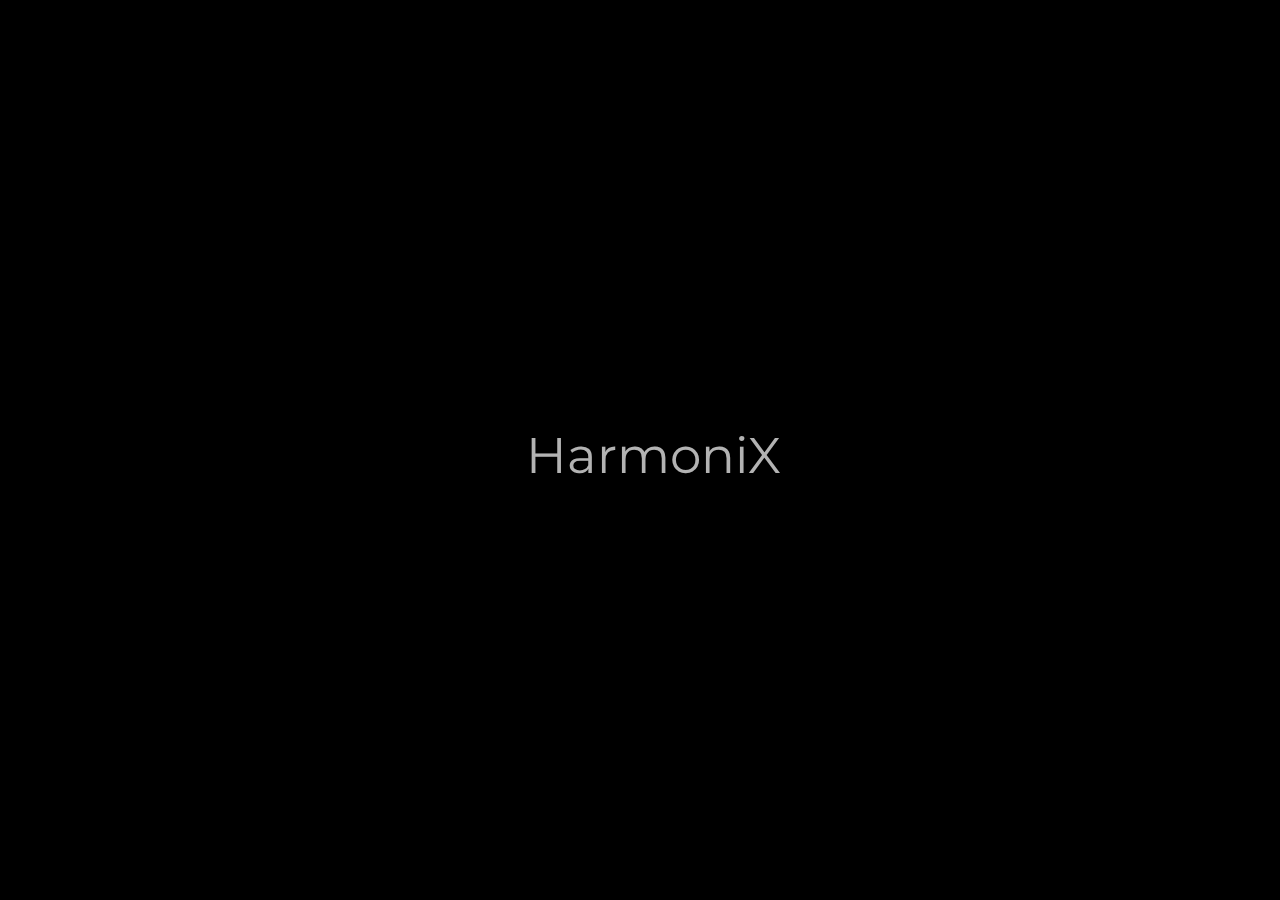
<file: index.html>
<!DOCTYPE html>
<html>
<head>
    <title>Center Icon</title>
    <link rel="stylesheet" href="https://cdnjs.cloudflare.com/ajax/libs/font-awesome/6.5.1/css/all.min.css" integrity="sha512-DTOQO9RWCH3ppGqcWaEA1BIZOC6xxalwEsw9c2QQeAIftl+Vegovlnee1c9QX4TctnWMn13TZye+giMm8e2LwA==" crossorigin="anonymous" referrerpolicy="no-referrer" />
    <link rel="preconnect" href="https://fonts.googleapis.com">
<link rel="preconnect" href="https://fonts.gstatic.com" crossorigin>
<link href="https://fonts.googleapis.com/css2?family=Montserrat:ital,wght@0,100..900;1,100..900&display=swap" rel="stylesheet">
    <link rel="stylesheet" href="project.css">
</head>
<body>
<div class="first-div">   
     <div >
          <i class="fab fa-napster home-icon"></i>
     </div>
     <div class="app-name"><a href="findex.html" style="text-decoration: none; font-size: 50px; margin-top: 5px;">HarmoniX</a> </div>
</div>
</body>
</html>
</file>
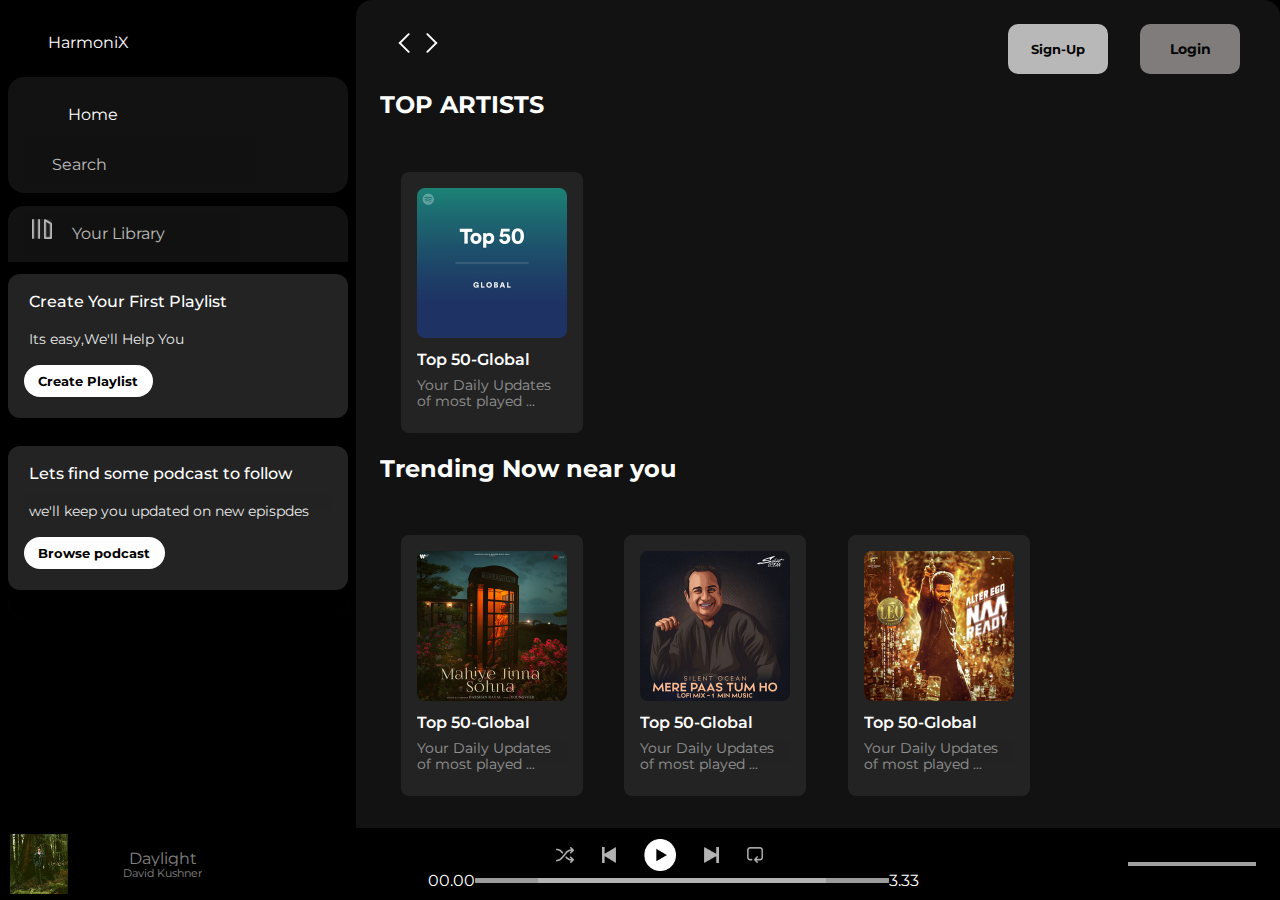
<file: findex.html>
<!DOCTYPE html>
<html lang="en">
<head>
    <meta charset="UTF-8">
    <meta name="viewport" content="width=device-width, initial-scale=1.0">
    <link rel="stylesheet" href="https://cdnjs.cloudflare.com/ajax/libs/font-awesome/6.5.1/css/all.min.css" integrity="sha512-DTOQO9RWCH3ppGqcWaEA1BIZOC6xxalwEsw9c2QQeAIftl+Vegovlnee1c9QX4TctnWMn13TZye+giMm8e2LwA==" crossorigin="anonymous" referrerpolicy="no-referrer" />
    <link rel="preconnect" href="https://fonts.googleapis.com">
<link rel="preconnect" href="https://fonts.gstatic.com" crossorigin>
<link href="https://fonts.googleapis.com/css2?family=Montserrat:ital,wght@0,100..900;1,100..900&display=swap" rel="stylesheet">
<link rel="stylesheet" href="project.css">
    <link rel="icon" href="./assets/logo.png">
    <title>HarmoniX - Keep On Vibin'</title>
</head>
<body>
    <div class="main">
        <div class="sidebar">
            <div class ="name">
                 <a href ="#">
                    <i class="fa-brands fa-napster" style="height:fit-content"></i>HarmoniX<a></div>
            <div class="nav">
                <div class="nav-option" style="opacity:1">
                            <i class="fa-solid fa-house"></i>
                            <a href="#" style>Home</a>
                        </div>
                <div class="nav-option">
                     <i class="fa-solid fa-magnifying-glass"></i>
                     <a href="#">Search</a>
               </div>
           </div>
          
         <div class="library">
               <div class="options">
                   <div class="library-options nav-option">
                   <img src="./assets/library_icon.png">
                   <a href="#">Your Library</a>
                    </div>
                    <div class="icons">
                        <i class="fa-solid fa-plus"></i>
                        <i class="fa-solid fa-arrow-right"></i>
                    </div>
              </div>
               <div class="library-box">
                <div class="box">
                    <p class="box-p1">Create Your First Playlist</p>
                    <p class="box-p2">Its easy,We'll Help You</p>
                    <button class="Badge">Create Playlist</button>
                </div>
                <div class="box">
                    <p class="box-p1">Lets find some podcast to follow</p>
                    <p class="box-p2">we'll keep you updated on new epispdes</p>
                    <button class="Badge">Browse podcast</button>
                </div>
        
               </div>
               </div>
           
       </div>
        <div class="main-content">
            <div class="sticky-nav">
                <div class="sticky-nav-icons"> 
                    <img src="./assets/backward_icon.png" style="appearance: none;" class="img">
                    <img src="./assets/forward_icon.png "class="hide img" style="appearance: none;">
                </div>
                <div class="sticky-nav-options">
                   <a href="sign-up.html" style="background-color: #121212;" ><button class="Badge nav-item  hide page1">Sign-Up</button></a>
                   <a href="login.html"style="background-color: #121212;"> <button class="Badge nav-item  dark-badge page1" style ="background-color:rgb(177, 170, 170); color:black;">Login</button></a>
  
                </div>
            </div>
                <h2>TOP ARTISTS</h2>
                <div class="card-container">
                    <div class="card">
                        <img src="./assets/card1img.jpeg" class="card-img">
                        <p class="card-title">Top 50-Global</p>
                        <p class="card-info">Your Daily Updates of most played ...</p>
                    </div>
                </div>
                <h2>Trending Now near you</h2>
                <div class="card-container">
                    <div class="card">
                        <img src="./assets/card2img.jpeg" class="card-img">
                        <p class="card-title">Top 50-Global</p>
                        <p class="card-info">Your Daily Updates of most played ...</p>
                    </div>
                    <div class="card">
                        <img src="./assets/card3img.jpeg" class="card-img">
                        <p class="card-title">Top 50-Global</p>
                        <p class="card-info">Your Daily Updates of most played ...</p>
                </div>
                    <div class="card">
                        <img src="./assets/card4img.jpeg" class="card-img">
                        <p class="card-title">Top 50-Global</p>
                        <p class="card-info">Your Daily Updates of most played ...</p>
                </div>
                <div class="card">
                    <img src="./assets/card1img.jpeg" class="card-img">
                    <p class="card-title">Top 50-Global</p>
                    <p class="card-info">Your Daily Updates of most played ...</p>
            </div>
            <div class="card">
                <img src="./assets/card2img.jpeg" class="card-img">
                <p class="card-title">Top 50-Global</p>
                <p class="card-info">Your Daily Updates of most played ...</p>
        </div>
        <div class="card">
            <img src="./assets/card3img.jpeg" class="card-img">
            <p class="card-title">Top 50-Global</p>
            <p class="card-info">Your Daily Updates of most played ...</p>
    </div>
                </div>
            
                <h2>Featured Charts</h2>
                <div class="card-container">
                    <div class="card">
                        <img src="./assets/card5img.jpeg" class="card-img">
                        <p class="card-title">Top 50-Global</p>
                        <p class="card-info">Your Daily Updates of most played ...</p>
                    </div>
                    <div class="card">
                        <img src="./assets/card6img.jpeg" class="card-img">
                        <p class="card-title">Top 50-Global</p>
                        <p class="card-info">Your Daily Updates of most played ...</p>
                </div>
                    <div class="card">
                        <img src="./assets/card1img.jpeg" class="card-img">
                        <p class="card-title">Top 50-Global</p>
                        <p class="card-info">Your Daily Updates of most played ...</p>
                </div>
                </div>
                <br><br><br><br><br><br><br><br><br><br><br><br><br>
                <div class="footer">
                    <div class="line"></div>
                </div>
        </div> 

        <div class="music-player">
            <div class="album">
                <img src="./assets/daylight.jpeg" style="height: 60px; width: 60px;">
                <div class="album-elements">
                <a href="#" style="font-size:1rem; opacity:1;">Daylight</a>
                <a href="#" style="font-size: 0.7rem;">David Kushner</a>
                </div>
                <button class="heart"><i class="fa-regular fa-heart"></i></button>
            </div>
            <div class="player">
                <div class="player-control">
                    <img src="./assets/player_icon1.png" class="player-control-icon">
                    <img src="./assets/player_icon2.png" class="player-control-icon">
                    <img src="./assets/player_icon3.png" class="player-control-icon"style="opacity:1; height:2rem;">
                    <img src="./assets/player_icon4.png" class="player-control-icon">
                    <img src="./assets/player_icon5.png" class="player-control-icon">
                </div>
                <div class="playback-bar">
                  <span class="curr-time">00.00</span>
                  <input type="range" min="0" max="100" class="progress-bar" step="1">
                  <span class="tot-time">3.33</span>
                </div>
            </div>
            <div class="play-icon">
                    <button class=" heart newicon"><i class="fa-regular fa-circle-play"></i></button>
                    <button class=" heart newicon"><i class="fa-solid fa-music"></i></button>
                    <button class=" heart newicon"><i class="fa-solid fa-bars"></i></button>
                    <button class=" heart newicon"><i class="fa-brands fa-bluetooth-b"></i></button>
                      <div class="vol">
                          <button class=" heart  newicon"><i class="fa-solid fa-volume-high"></i></button>
                          <input type="range" class="volume" min="0" max="100">
                      </div>
                    <i class="fa-solid fa-up-right-and-down-left-from-center" style="color: #808185; background-color: black;"></i>
                
            </div>
        </div>
    </div>
</body>
</html>
</file>
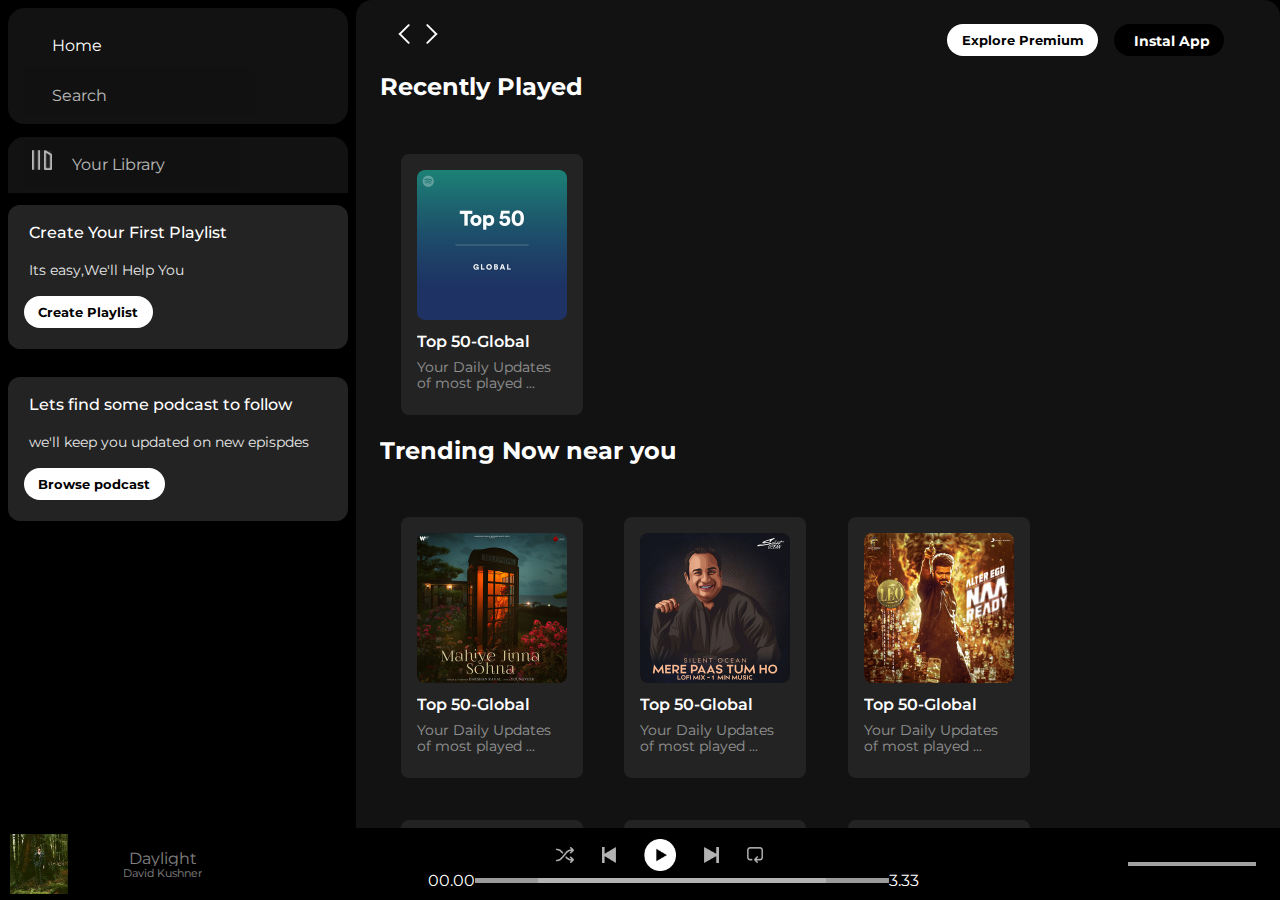
<file: project.html>
<!DOCTYPE html>
<html lang="en">
<head>
    <meta charset="UTF-8">
    <meta name="viewport" content="width=device-width, initial-scale=1.0">
    <link rel="stylesheet" href="https://cdnjs.cloudflare.com/ajax/libs/font-awesome/6.5.1/css/all.min.css" integrity="sha512-DTOQO9RWCH3ppGqcWaEA1BIZOC6xxalwEsw9c2QQeAIftl+Vegovlnee1c9QX4TctnWMn13TZye+giMm8e2LwA==" crossorigin="anonymous" referrerpolicy="no-referrer" />
    <link rel="preconnect" href="https://fonts.googleapis.com">
<link rel="preconnect" href="https://fonts.gstatic.com" crossorigin>
<link href="https://fonts.googleapis.com/css2?family=Montserrat:ital,wght@0,100..900;1,100..900&display=swap" rel="stylesheet">
<link rel="stylesheet" href="project.css">
    <link rel="icon" href="./assets/logo.png">
    <title>Spotify-Web Player: Music for everyone</title>
</head>
<body>
    <div class="main">
        <div class="sidebar">
            <div class="nav">
                <div class="nav-option" style="opacity:1">
                            <i class="fa-solid fa-house"></i>
                            <a href="#" style>Home</a>
                        </div>
                <div class="nav-option">
                     <i class="fa-solid fa-magnifying-glass"></i>
                     <a href="#">Search</a>
               </div>
           </div>
          
         <div class="library">
               <div class="options">
                   <div class="library-options nav-option">
                   <img src="./assets/library_icon.png">
                   <a href="#">Your Library</a>
                    </div>
                    <div class="icons">
                        <i class="fa-solid fa-plus"></i>
                        <i class="fa-solid fa-arrow-right"></i>
                    </div>
              </div>
               <div class="library-box">
                <div class="box">
                    <p class="box-p1">Create Your First Playlist</p>
                    <p class="box-p2">Its easy,We'll Help You</p>
                    <button class="Badge">Create Playlist</button>
                </div>
                <div class="box">
                    <p class="box-p1">Lets find some podcast to follow</p>
                    <p class="box-p2">we'll keep you updated on new epispdes</p>
                    <button class="Badge">Browse podcast</button>
                </div>
               </div>
               </div>
           
       </div>
        <div class="main-content">
            <div class="sticky-nav">
                <div class="sticky-nav-icons"> 
                    <img src="./assets/backward_icon.png" style="appearance: none;" class="img">
                    <img src="./assets/forward_icon.png "class="hide img" style="appearance: none;">
                </div>
                <div class="sticky-nav-options">
                    <button class="Badge nav-item  hide">Explore Premium</button>
                    <button class="Badge nav-item  dark-badge"><i class="fa-regular fa-circle-down pic" style="margin-right:5px"></i>Instal App</button>
                    <i class="fa-regular fa-user nav-item"></i>
                </div>
            </div>
                <h2>Recently Played</h2>
                <div class="card-container">
                    <div class="card">
                        <img src="./assets/card1img.jpeg" class="card-img">
                        <p class="card-title">Top 50-Global</p>
                        <p class="card-info">Your Daily Updates of most played ...</p>
                    </div>
                </div>
                <h2>Trending Now near you</h2>
                <div class="card-container">
                    <div class="card">
                        <img src="./assets/card2img.jpeg" class="card-img">
                        <p class="card-title">Top 50-Global</p>
                        <p class="card-info">Your Daily Updates of most played ...</p>
                    </div>
                    <div class="card">
                        <img src="./assets/card3img.jpeg" class="card-img">
                        <p class="card-title">Top 50-Global</p>
                        <p class="card-info">Your Daily Updates of most played ...</p>
                </div>
                    <div class="card">
                        <img src="./assets/card4img.jpeg" class="card-img">
                        <p class="card-title">Top 50-Global</p>
                        <p class="card-info">Your Daily Updates of most played ...</p>
                </div>
                <div class="card">
                    <img src="./assets/card1img.jpeg" class="card-img">
                    <p class="card-title">Top 50-Global</p>
                    <p class="card-info">Your Daily Updates of most played ...</p>
            </div>
            <div class="card">
                <img src="./assets/card2img.jpeg" class="card-img">
                <p class="card-title">Top 50-Global</p>
                <p class="card-info">Your Daily Updates of most played ...</p>
        </div>
        <div class="card">
            <img src="./assets/card3img.jpeg" class="card-img">
            <p class="card-title">Top 50-Global</p>
            <p class="card-info">Your Daily Updates of most played ...</p>
    </div>
                </div>
            
                <h2>Featured Charts</h2>
                <div class="card-container">
                    <div class="card">
                        <img src="./assets/card5img.jpeg" class="card-img">
                        <p class="card-title">Top 50-Global</p>
                        <p class="card-info">Your Daily Updates of most played ...</p>
                    </div>
                    <div class="card">
                        <img src="./assets/card6img.jpeg" class="card-img">
                        <p class="card-title">Top 50-Global</p>
                        <p class="card-info">Your Daily Updates of most played ...</p>
                </div>
                    <div class="card">
                        <img src="./assets/card1img.jpeg" class="card-img">
                        <p class="card-title">Top 50-Global</p>
                        <p class="card-info">Your Daily Updates of most played ...</p>
                </div>
                </div>
                <br><br><br><br><br><br><br><br><br><br><br><br><br>
                <div class="footer">
                    <div class="line"></div>
                </div>
        </div> 

        <div class="music-player">
            <div class="album">
                <img src="./assets/daylight.jpeg" style="height: 60px; width: 60px;">
                <div class="album-elements">
                <a href="#" style="font-size:1rem; opacity:1;">Daylight</a>
                <a href="#" style="font-size: 0.7rem;">David Kushner</a>
                </div>
                <button class="heart"><i class="fa-regular fa-heart"></i></button>
            </div>
            <div class="player">
                <div class="player-control">
                    <img src="./assets/player_icon1.png" class="player-control-icon">
                    <img src="./assets/player_icon2.png" class="player-control-icon">
                    <img src="./assets/player_icon3.png" class="player-control-icon"style="opacity:1; height:2rem;">
                    <img src="./assets/player_icon4.png" class="player-control-icon">
                    <img src="./assets/player_icon5.png" class="player-control-icon">
                </div>
                <div class="playback-bar">
                  <span class="curr-time">00.00</span>
                  <input type="range" min="0" max="100" class="progress-bar" step="1">
                  <span class="tot-time">3.33</span>
                </div>
            </div>
            <div class="play-icon">
                    <button class=" heart newicon"><i class="fa-regular fa-circle-play"></i></button>
                    <button class=" heart newicon"><i class="fa-solid fa-music"></i></button>
                    <button class=" heart newicon"><i class="fa-solid fa-bars"></i></button>
                    <button class=" heart newicon"><i class="fa-brands fa-bluetooth-b"></i></button>
                      <div class="vol">
                          <button class=" heart  newicon"><i class="fa-solid fa-volume-high"></i></button>
                          <input type="range" class="volume" min="0" max="100">
                      </div>
                    <i class="fa-solid fa-up-right-and-down-left-from-center" style="color: #808185; background-color: black;"></i>
                
            </div>
        </div>
    </div>
</body>
</html>
</file>
<file: project.css>
*
{
    font-family:"Montserrat", sans-serif;
    margin:0;
    background-color: black; 
    color: white;
    overflow: hidden;
}
.main
{
    display:flex;
    height:100vh;
    /* overflow: scroll; */

}
.sidebar
{
    background-color: black;
    width:340px;
    border-radius: 1rem;
    margin:0.5rem;
}
.main-content
{
    background-color: #121212;
   flex:1;
    border-radius: 1rem;
    overflow:scroll;
    padding: 0 1.5rem 0 1.5rem;
}
.music-player
{
    position:fixed;
    bottom:0;
    width:100%;
    height: 72px;
    background-color: black;
}
.nav
{
background-color: #121212;
height:100px;
display: flex;
flex-direction: column;
padding :0.5rem 1rem;
border-radius: 1rem;
justify-content: center;
}
.nav-option
{ 
    background-color: #121212;
    line-height: 2.5rem;
    opacity:0.7;
    padding:0.5rem 0.75rem;
}
 a
{
font-size:1rem;
color:white;
text-decoration: none;
margin-left: 1rem;
} 
.nav-option a,i{
    background-color: #121212;
}
i
{   
      font-size: 1.3rem;
}
.nav-option:hover
{
    opacity :1;
}
.library
{
    background-color: #121212;
    border-radius: 1rem;
    height:auto;
    margin-top: 0.8rem;
}
.options
{   background-color: #121212;
    display: flex;
    justify-content: space-between;
    padding: 0.5rem 1rem;
    align-items: center;
    height:40px;
}
.library-options img
{
    height: 1.25rem;
    width:1.25rem;
}

.library-options
{ 
    height: 40px;
    width:65%;
    font-size: 1rem;
    padding:0.25rem 0.5rem;

}
.icons 
{
    font-size: 1rem;
    background-color: #121212;
    display: flex;
}
.icons i 
{
    margin-right: 1rem; 
    opacity:0.5;
}
.icons i:hover{
    opacity:1;
}
.library.box
{
background-color:#121212 ;
height: 80vh;
}

.box
{
    height:8rem;
    background-color:#232323;
    border-radius: 0.75rem;
    margin:0.75rem 0 1.75rem 0;
    padding:0.5rem 1rem;
    
}
 .box-p1
{   
    background-color: #232323;
    font-size: 1rem;
    padding: 10px 5px;
    font-weight: 500;
}
.box-p2
{    padding: 10px 5px;
    background-color: #232323;
    font-size: 0.85rem;
    opacity: 0.9;
}
.Badge
{
    background-color: white;
    color: black;
    border: none;
    border-radius: 100px;
    padding:0.25rem 0.9rem;
    font-weight: 700;
    margin-top: 0.5rem;
    height:2rem;
    width: fit-content;
}
.sticky-nav
{
    position:sticky;
    top:0;
    background-color: #121212;
    display: flex;
    justify-content: space-between;
    align-items: center;
    padding-top: 1rem;
    padding-bottom: 1rem;
    z-index: 10;
}
.sticky-nav-icons
{
    background-color: #121212;
    margin-left:0.75rem;
}
 .img{
   background-color: #121212;
  
}
.sticky-nav-options
{     background-color: #121212;
    display: flex;
    justify-content: center;
    align-items: center;
}
.nav-item
{
    margin-right: 1rem;
}
.dark-badge
{
    background-color: black;
    color: white;
    font-size: 14px;

}
@media(max-width:1000px)
{
    .hide
    {
        display: none;
    }
}
.pic
{
    margin-top: 5px;
    font-size: 16px;
}
h2{
    background-color: #121212;
    padding-bottom: 2rem;
}
.card
{
    background-color: #232323;
    width: 150px;
    border-radius: 0.5rem;
    padding: 1rem;
   margin-bottom:0.8rem;
   margin: 1.3rem;
}
.card-container{
    background-color: #121212;
    display:flex;
    flex-wrap: wrap; 
}

.card-img{
    border-radius: 0.5rem;
    width:100%;
    margin-bottom: 0.5rem;
}

.cards {
     background-color: #232323; }

.card p,img
{
    background-color: #232323;
} 
.card-title
{
    font-weight: 600;
    margin-bottom: 0.5rem;

}
.card-info
{
    font-size:0.85rem;
    opacity:0.5;
    margin-bottom: 0.5rem;
}
.footer
{
    height:300px;
   display:flex;
  justify-content:center;
  align-items: center;
  background-color: #121212;
}
.line{
    width: 90%;
    height:50%;
    background-color: #121212;
    border-top: 1px solid white;
    opacity: 0.4;
}
.music-player{
    display: flex;
    background-color: black;
    justify-content: space-between;
    align-items: center;
}
.album{
    width:25%;
    display: flex;
    justify-content: space-evenly;
    align-items: center;
    background-color: black;
    margin-right:4rem;
    padding:0.6rem;
}
.player 
{
    background-color: black;
    width:50%;
}
.play-icon{
    width:25%;
}
.player-control
{
    /* margin-top: 0.5rem; */
    justify-content: center;
 align-items: center;
    display: flex;
}
.player-control-icon
{
    background-color: black;
    height: 1rem;
    margin-right: 1.75rem;
    opacity: 0.7;
}
.player-control-icon:hover{
    opacity: 1;
}
.playback-bar
{
    /* margin-top: 0.5rem; */
    justify-content: center;
 align-items: center;
    display: flex;
}
.progress-bar
{
    width:70%;
    height:5px;
    appearance: none; 
    background-color: transparent;
    cursor: pointer;
}
.progress-bar::-webkit-slider-runnable-track
{
    background-color: #ddd;
    opacity:0.7;
    border-radius: 100px;
}
 .progress-bar::-webkit-slider-thumb
{
    appearance: none;
    height: 4rem;
    width:18rem;
    background-color: white;
    border-radius: 50px;
} 
.progress-bar::-webkit-slider-thumb:hover{
    background-color: #1bd760;
    opacity: 1;
}
.album-elements
{
    display: flex;
    height: 30px;
    width: 180px;
    /* line-height:2rem; */
    flex-direction: column;
    justify-content: space-evenly;
    align-items: center;
    margin-right: 2rem;
    opacity: 0.5;
}
.heart
{   
    height:32px;
    width: 32px;
    padding: 0.5rem 0;
   border: black;
    background-color: black;
    opacity: 0.5;
}
.heart:hover{
opacity:1;
}
.album-elements:hover{
    text-decoration: underline;
    opacity: 1;
}
.play-icon
{  
    background-color: black;
    font-size: 1.5rem;
    display: flex;
    justify-content: space-evenly;
    align-items: center;
    opacity: 0.7;
    margin-right: 1rem;
}
.vol{
    background-color: black;
    display: flex;
    font-size: 1.5rem;
    justify-content: space-evenly;
    align-items: center;
}
.volume
{
    height:0.2rem;
    width:8rem;
    margin-right: 0.5rem;
    opacity:0.9;
    appearance: none; 
    background-color: transparent;
    cursor: pointer;

}
.newicon
{
    padding: 0.2rem 0;
    height:32px;
    width: 32px;
   border: black;
    background-color: black;
    opacity: 0.5;
}
.newicon:hover
{
    opacity:1;
}
.volume::-webkit-slider-runnable-track{
background-color:white;
border-radius: 100px;
opacity: 1;
}
.volume::-webkit-slider-thumb{
    appearance: none;
    background-color: white;
    border-radius: 100px;
    height:1rem;
    width:8rem;
} 

.volume::-webkit-slider-thumb:hover{
    background-color:#1bd760 ;
    width:5rem;
    opacity: 1;
    
    }
    .name 
    {
        height:30px;
        width :145px;
        padding:0px 24px;
        margin:20px 0px 0px;
    }
    .page1
    {
        height:50px;
        width:100px;
        border-radius:10px;
        justify-content: space-between;
        opacity:0.7;
    }
    .page1:hover{
        height:53px;
        opacity:1;
    }
    .home-icon
    {
        align-items: center;
        justify-content :center;
        font-size: 60px;
    }
    .start-page
    {
        background-color: white;
        height:100%;
        width: 100%;
    }
    .app-name
    {
        font-size:30px;
        color:white;
    }
    .app-name{
        display: flex;
        justify-content: center;
        margin-top:5px;
        color:white;
        margin-left:10px;
        font-size:20px;
    }
    body {
        display: flex;
        justify-content: center;
        align-items: center;
        height: 100vh;
        width: 100vw;
        margin: 0;
        background-color: black;
    }

    .home-icon {
        font-size: 300px;
        color: white;
        background-color: black;
        opacity: 0.7;
        display: flex; 
        align-items: center;
        justify-content: center;
    }

    .home-icon:hover {
        opacity: 1;
        font-size: 350px;
    }
    .app-name{
        opacity:0.7;
    }
   .app-name:hover{
    opacity:1;
   }
</file>
